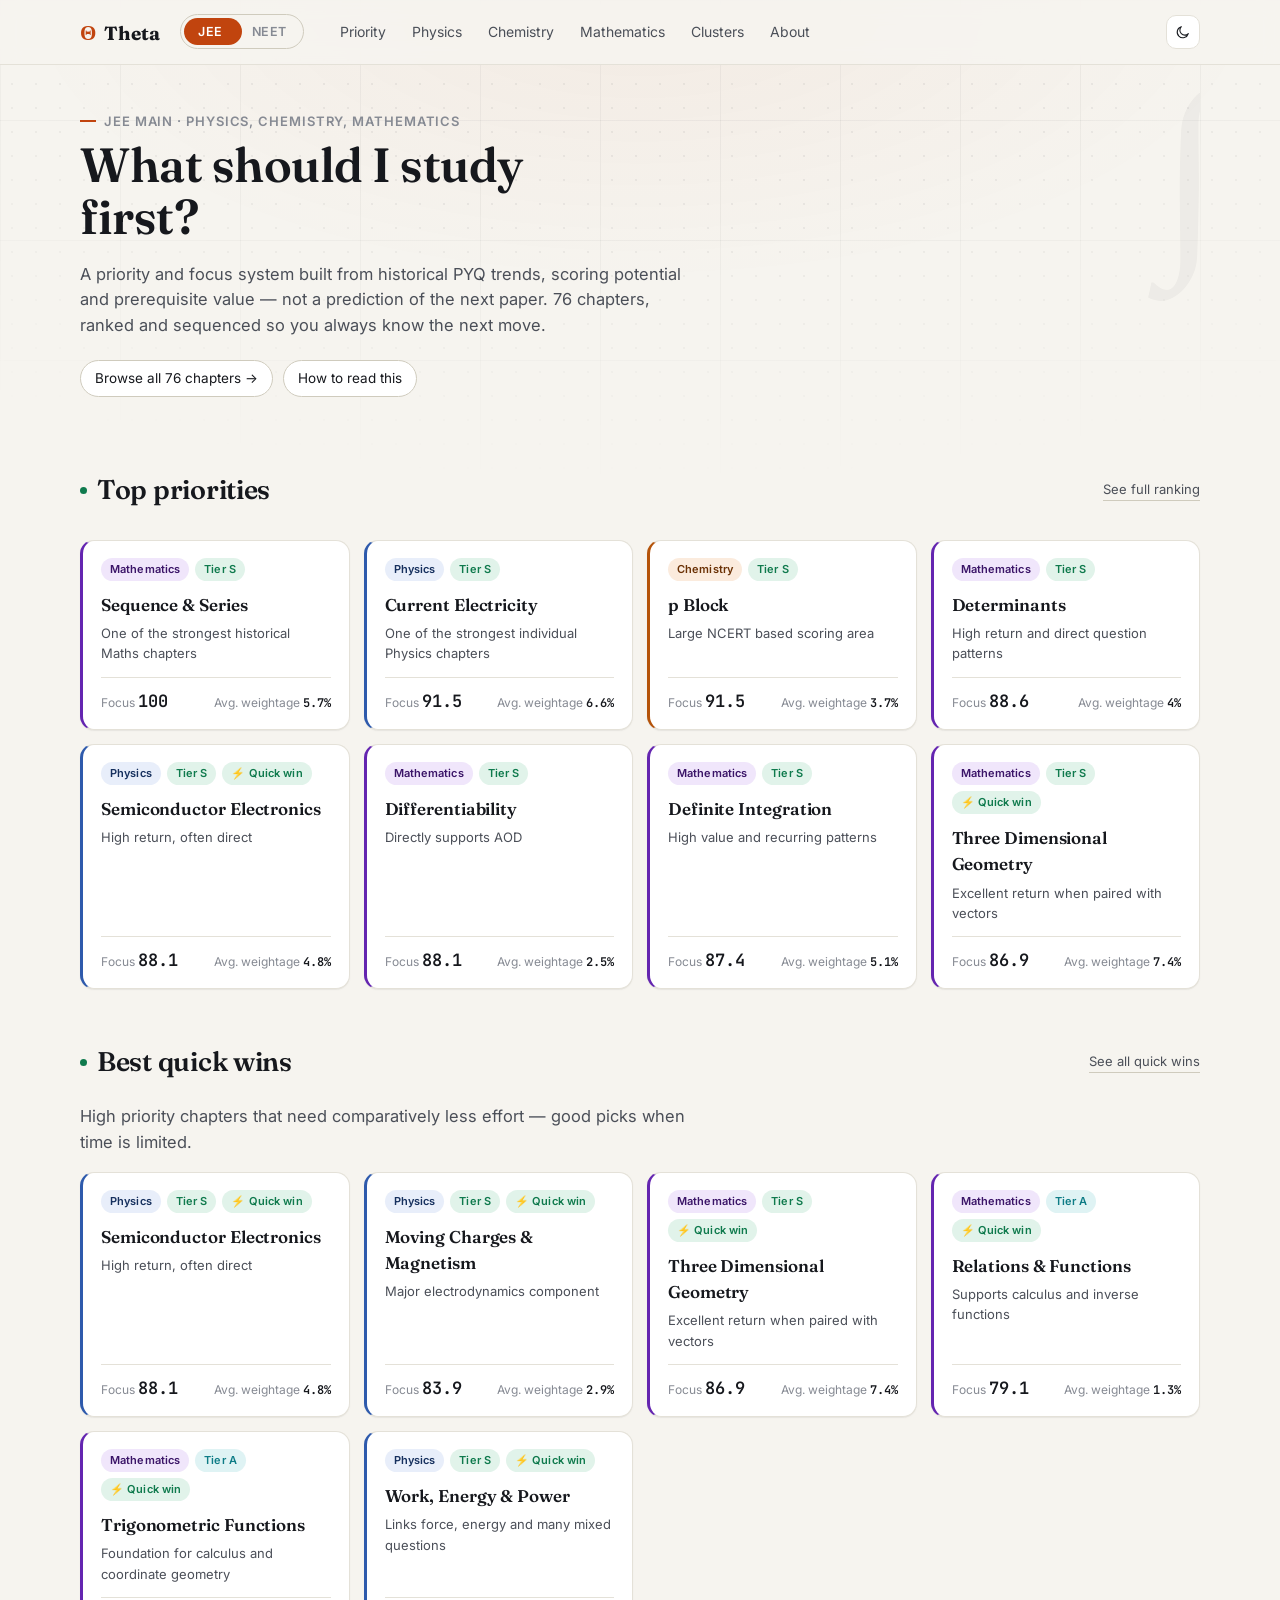
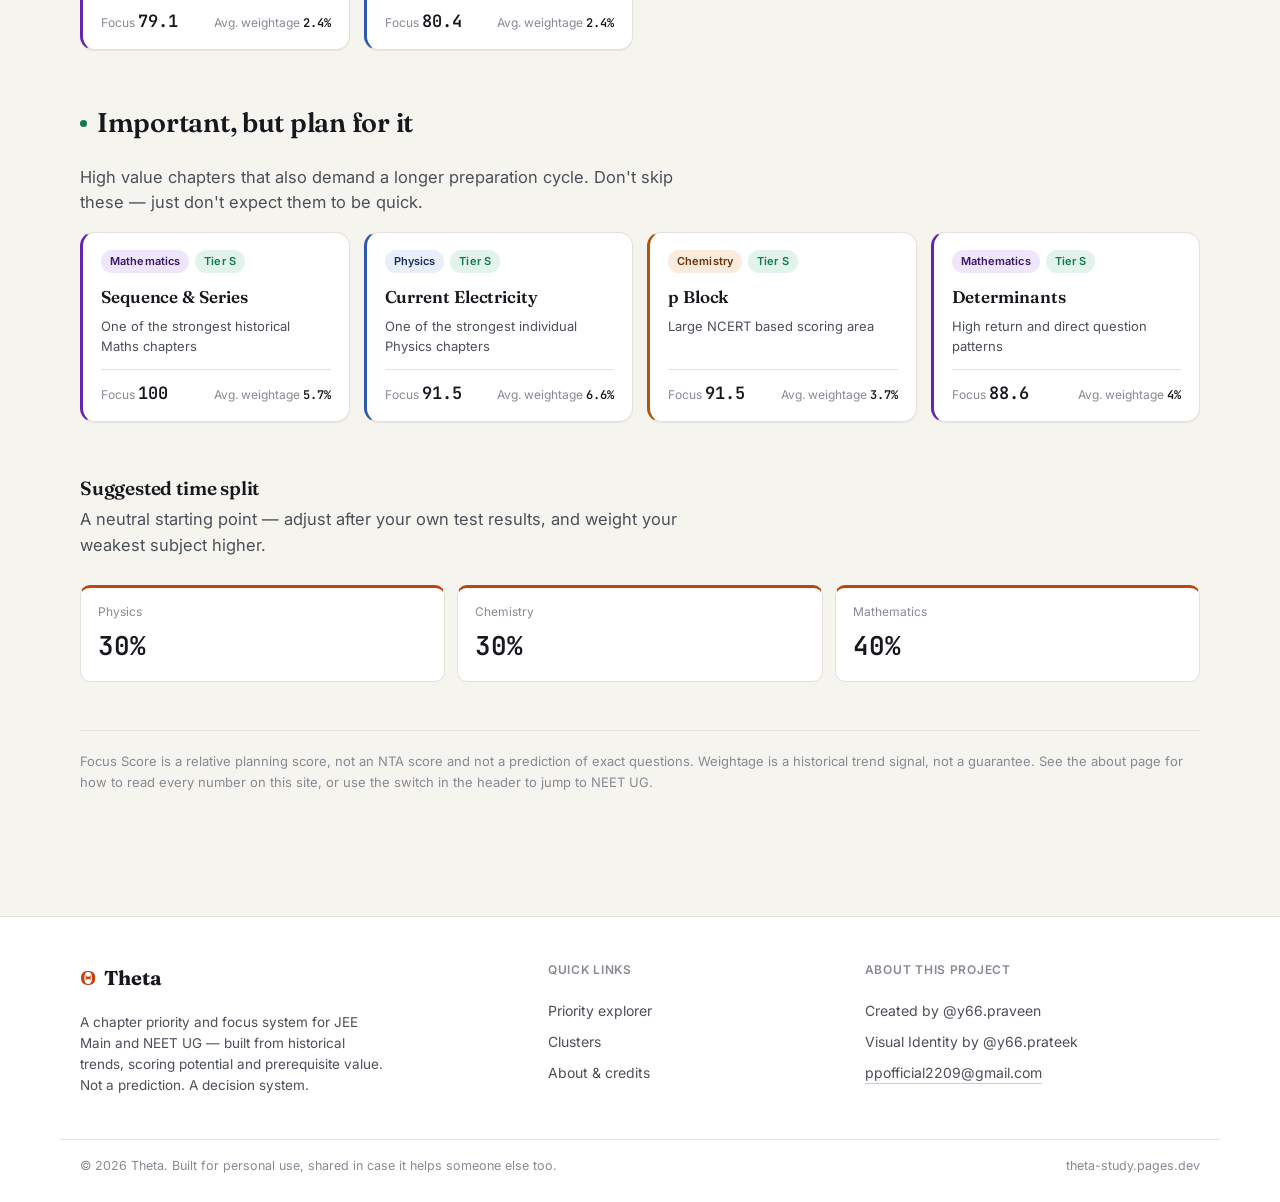
<file: index.html>
<!DOCTYPE html>
<html lang="en">
<head>
<meta charset="UTF-8">
<meta name="viewport" content="width=device-width, initial-scale=1.0">
<meta name="theme-color" content="#F6F4EF" media="(prefers-color-scheme: light)">
<meta name="theme-color" content="#14161B" media="(prefers-color-scheme: dark)">

<title>Theta — what should I study first?</title>
<meta name="description" content="Theta is a chapter priority and focus system for JEE Main and NEET UG, built from historical trends, scoring potential and prerequisite value. Not a prediction — a decision system.">
<link rel="canonical" id="canonicalLink" href="https://theta-study.pages.dev/">

<meta property="og:type" content="website">
<meta property="og:title" content="Theta — what should I study first?">
<meta property="og:description" content="A priority and focus system for JEE Main and NEET UG.">
<meta property="og:site_name" content="Theta">

<link rel="preconnect" href="https://fonts.googleapis.com">
<link rel="preconnect" href="https://fonts.gstatic.com" crossorigin>
<link href="https://fonts.googleapis.com/css2?family=Fraunces:wght@500;600;700&family=Inter:wght@400;500;600&family=JetBrains+Mono:wght@500;600&display=swap" rel="stylesheet">
<link rel="stylesheet" href="/style.css">
<!-- Favicons -->
<!-- Dynamic JEE / NEET Favicons -->
 <link rel="icon" href="/favicon.ico" sizes="48x48">
<link class="favicon-tag" rel="icon" type="image/x-icon" href="/icons/favicon-jee.ico" data-favicon="ico">
<link class="favicon-tag" rel="icon" type="image/png" sizes="32x32" href="/icons/favicon-jee-32x32.png" data-favicon="32">
<link class="favicon-tag" rel="icon" type="image/png" sizes="16x16" href="/icons/favicon-jee-16x16.png" data-favicon="16">
<link class="favicon-tag" rel="apple-touch-icon" sizes="180x180" href="/icons/apple-touch-icon-jee.png" data-favicon="apple">
<script>
(function () {
  try {
    var saved = localStorage.getItem("theta_theme");
    var theme = saved === "dark" || saved === "light" ? saved
      : (window.matchMedia && window.matchMedia("(prefers-color-scheme: dark)").matches ? "dark" : "light");
    if (theme === "dark") document.documentElement.setAttribute("data-theme", "dark");
  } catch (e) {}
})();
</script>
</head>
<body>

<div class="bg-texture" aria-hidden="true"></div>
<div class="exam-transition" id="examTransition" aria-hidden="true"><span class="spinner"></span></div>

<header class="site-header">
  <div class="header-inner">
    <a href="/" class="brand" data-link data-nav="home">
      <span class="brand-mark" aria-hidden="true">&Theta;</span> Theta
    </a>

    <div class="exam-switch" id="examSwitch" role="group" aria-label="Switch exam">
      <button type="button" class="exam-switch-opt" data-exam-opt="jee">JEE</button>
      <button type="button" class="exam-switch-opt" data-exam-opt="neet">NEET</button>
      <span class="exam-switch-thumb" aria-hidden="true"></span>
    </div>

    <nav class="main-nav" id="mainNav">
      <a data-link data-nav="priority">Priority</a>
      <a data-link data-nav="subjects"></a>
      <a data-link data-nav="clusters">Clusters</a>
      <a data-link data-nav="about">About</a>
    </nav>
    <button id="themeToggle" class="theme-toggle" type="button" aria-label="Toggle dark mode" title="Toggle dark mode">
      <svg width="16" height="16" viewBox="0 0 24 24" fill="none" xmlns="http://www.w3.org/2000/svg">
        <path d="M20 14.5A8.5 8.5 0 1 1 9.5 4a7 7 0 0 0 10.5 10.5Z" stroke="currentColor" stroke-width="1.6" stroke-linejoin="round"/>
      </svg>
    </button>
    <button id="menuToggle" class="menu-toggle" type="button" aria-label="Open menu" aria-controls="mobileNavPanel" aria-expanded="false">
      <svg class="icon-menu" width="18" height="18" viewBox="0 0 24 24" fill="none" xmlns="http://www.w3.org/2000/svg" aria-hidden="true">
        <path d="M4 7h16M4 12h16M4 17h16" stroke="currentColor" stroke-width="1.7" stroke-linecap="round"/>
      </svg>
      <svg class="icon-close" width="18" height="18" viewBox="0 0 24 24" fill="none" xmlns="http://www.w3.org/2000/svg" aria-hidden="true">
        <path d="M6 6l12 12M18 6L6 18" stroke="currentColor" stroke-width="1.7" stroke-linecap="round"/>
      </svg>
    </button>
  </div>
</header>

<div class="mobile-nav-backdrop" id="mobileNavBackdrop"></div>
<aside class="mobile-nav-panel" id="mobileNavPanel" aria-hidden="true">
  <div class="panel-head">
    <span class="brand"><span class="brand-mark" aria-hidden="true">&Theta;</span> Theta</span>
    <button id="mobileNavClose" class="menu-toggle" type="button" aria-label="Close menu">
      <svg width="18" height="18" viewBox="0 0 24 24" fill="none" xmlns="http://www.w3.org/2000/svg" aria-hidden="true">
        <path d="M6 6l12 12M18 6L6 18" stroke="currentColor" stroke-width="1.7" stroke-linecap="round"/>
      </svg>
    </button>
  </div>
  <div class="exam-switch exam-switch-mobile" id="examSwitchMobile" role="group" aria-label="Switch exam">
    <button type="button" class="exam-switch-opt" data-exam-opt="jee">JEE</button>
    <button type="button" class="exam-switch-opt" data-exam-opt="neet">NEET</button>
    <span class="exam-switch-thumb" aria-hidden="true"></span>
  </div>
  <nav class="inner" id="mobileNavInner">
    <a data-link data-nav="priority">Priority</a>
    <a data-link data-nav="subjects"></a>
    <a data-link data-nav="clusters">Clusters</a>
    <a data-link data-nav="about">About</a>
  </nav>
</aside>

<main class="page" id="pageArea">
  <!-- Views render here -->
</main>

<footer class="site-footer-full">
  <div class="footer-inner">
    <div class="footer-col footer-brand-col">
      <div class="brand" style="font-size:20px;"><span class="brand-mark" aria-hidden="true">&Theta;</span> Theta</div>
      <p class="footer-tagline">A chapter priority and focus system for JEE Main and NEET UG — built from historical
      trends, scoring potential and prerequisite value. Not a prediction. A decision system.</p>
    </div>
    <div class="footer-col">
      <h4>Quick links</h4>
      <a data-link data-nav="priority">Priority explorer</a>
      <a data-link data-nav="clusters">Clusters</a>
      <a data-link data-nav="about">About &amp; credits</a>
    </div>
    <div class="footer-col">
      <h4>About this project</h4>
      <a href="https://www.instagram.com/y66.praveen/" target="_blank" rel="noopener">
        Created by @y66.praveen
      </a>
      <a href="https://www.instagram.com/y66.prateek/" target="_blank" rel="noopener">
        Visual Identity by @y66.prateek
      </a>
      <a href="mailto:ppofficial2209@gmail.com" class="footer-text footer-email">ppofficial2209@gmail.com</a>

    </div>
  </div>
  <div class="footer-bottom">
    <span>&copy; 2026 Theta. Built for personal use, shared in case it helps someone else too.</span>
    <span>theta-study.pages.dev</span>
  </div>
</footer>

<script src="/data.js"></script>
<script src="/data_neet.js"></script>
<script src="/seo.js"></script>
<script src="/script.js"></script>
<!-- Cloudflare Web Analytics -->
<script type='module' src='https://static.cloudflareinsights.com/beacon.min.js' data-cf-beacon='{"token": "23d403ee5d004be398100b6c0a69d49a"}'></script>
<!-- End Cloudflare Web Analytics -->
</body>
</html>
</file>
<file: style.css>
/* ===========================================================================
   JEE Focus — design tokens & global styles
   Palette unchanged: warm paper, dark ink, three subject hues, four tier hues.
   This pass adds depth/hierarchy on top of that palette — no new hues added.
   =========================================================================== */

:root {
  --paper: #F6F4EF;
  --paper-raised: #FFFFFF;
  --ink: #16181D;
  --ink-soft: #4B4F58;
  --ink-mute: #868A93;
  --line: #E4E1D8;
  --line-strong: #CFCBBD;

  --physics: #2E5AAC;
  --physics-bg: #E8EEFA;
  --physics-ink: #16305E;

  --chemistry: #B4530A;
  --chemistry-bg: #FBEBDD;
  --chemistry-ink: #6B3105;

  --maths: #6425B0;
  --maths-bg: #F0E6FB;
  --maths-ink: #3B1568;

  --tier-s: #0F7A4D;
  --tier-s-bg: #E1F3EA;
  --tier-a: #0E7C86;
  --tier-a-bg: #DFF3F4;
  --tier-b: #B07A0A;
  --tier-b-bg: #FBEFD8;
  --tier-c: #6B6F78;
  --tier-c-bg: #EBEAE5;

  --accent-line: #D97706;
  --accent-line-jee: #C1440E;
  --accent-line-neet: #2454C7;

  --botany: #3F7D3B;
  --botany-bg: #E6F0E3;
  --botany-ink: #24491F;
  --zoology: #1F7A72;
  --zoology-bg: #E1F1EF;
  --zoology-ink: #0F433E;

  --dot-color: rgba(22, 24, 29, 0.06);
  --grid-line: rgba(22, 24, 29, 0.045);

  --radius: 10px;
  --radius-lg: 14px;
  --font-display: "Fraunces", Georgia, serif;
  --font-body: "Inter", -apple-system, sans-serif;
  --font-mono: "JetBrains Mono", monospace;

  --shadow-card: 0 1px 2px rgba(20,18,10,0.04), 0 1px 0 rgba(20,18,10,0.03);
  --shadow-hover: 0 10px 24px rgba(20,18,10,0.10);
}

[data-theme="dark"] {
  --paper: #14161B;
  --paper-raised: #1C1F26;
  --ink: #EDEBE3;
  --ink-soft: #B7B9BF;
  --ink-mute: #7C7F87;
  --line: #2A2D34;
  --line-strong: #3A3E47;

  --physics-bg: #1B2740;
  --physics-ink: #A9C2F0;
  --chemistry-bg: #3A2410;
  --chemistry-ink: #F3B980;
  --maths-bg: #2A1B42;
  --maths-ink: #D2AEF2;

  --tier-s-bg: #113526;
  --tier-a-bg: #103135;
  --tier-b-bg: #362A0E;
  --tier-c-bg: #2A2B2E;

  --botany-bg: #16321A;
  --botany-ink: #8FCB84;
  --zoology-bg: #123330;
  --zoology-ink: #7FD6CD;

  --dot-color: rgba(237, 235, 227, 0.055);
  --grid-line: rgba(237, 235, 227, 0.035);

  --shadow-card: 0 1px 2px rgba(0,0,0,0.3);
  --shadow-hover: 0 14px 30px rgba(0,0,0,0.45);
}

[data-exam="jee"] { --accent-line: var(--accent-line-jee); --exam-wash: rgba(193, 68, 14, 0.05); }
[data-exam="neet"] { --accent-line: var(--accent-line-neet); --exam-wash: rgba(36, 84, 199, 0.05); }
[data-theme="dark"][data-exam="jee"] { --exam-wash: rgba(216, 96, 48, 0.07); }
[data-theme="dark"][data-exam="neet"] { --exam-wash: rgba(90, 140, 235, 0.08); }

* { box-sizing: border-box; }
html { scroll-behavior: smooth; }
@media (prefers-reduced-motion: reduce) {
  html { scroll-behavior: auto; }
  *, *::before, *::after {
    animation-duration: 0.001ms !important;
    transition-duration: 0.001ms !important;
  }
}

body {
  margin: 0;
  background: var(--paper);
  color: var(--ink);
  font-family: var(--font-body);
  font-size: 16px;
  line-height: 1.55;
  -webkit-font-smoothing: antialiased;
  position: relative;
}

/* ---------------------------------------------------------------------
   Background texture — fine dot grid + a faint coordinate line pair.
   Fixed, decorative, never intercepts clicks, identical structure in
   both themes (only --dot-color / --grid-line swap).
   --------------------------------------------------------------------- */
.bg-texture {
  position: fixed;
  inset: 0;
  z-index: -1;
  pointer-events: none;
  background-image:
    radial-gradient(ellipse 70% 45% at 50% 0%, var(--exam-wash), transparent 70%),
    radial-gradient(circle, var(--dot-color) 1px, transparent 1px),
    linear-gradient(var(--grid-line) 1px, transparent 1px),
    linear-gradient(90deg, var(--grid-line) 1px, transparent 1px);
  background-size: 100% 100%, 24px 24px, 120px 120px, 120px 120px;
  background-position: 0 0, 0 0, 0 0, 0 0;
  mask-image: radial-gradient(ellipse 100% 60% at 50% 0%, black 40%, transparent 90%);
  transition: background-image .3s ease;
}

a { color: inherit; text-decoration: none; }
button, input, select { font-family: inherit; font-size: inherit; color: inherit; }

h1, h2, h3, h4 {
  font-family: var(--font-display);
  font-weight: 600;
  margin: 0 0 0.4em;
  letter-spacing: -0.01em;
}
h1 { font-size: clamp(32px, 5vw, 48px); line-height: 1.08; }
h2 { font-size: clamp(21px, 2.8vw, 27px); }
h3 { font-size: 18px; }
p { margin: 0 0 1em; color: var(--ink-soft); }

.num { font-family: var(--font-mono); font-variant-numeric: tabular-nums; }

:focus-visible { outline: 2px solid var(--accent-line); outline-offset: 2px; }

/* ---------------------------------------------------------------------
   Header / nav
   --------------------------------------------------------------------- */
.site-header {
  position: sticky;
  top: 0;
  z-index: 40;
  background: color-mix(in srgb, var(--paper) 88%, transparent);
  backdrop-filter: blur(10px);
  border-bottom: 1px solid var(--line);
}
.header-inner {
  max-width: 1160px;
  margin: 0 auto;
  padding: 14px 20px;
  display: flex;
  align-items: center;
  gap: 20px;
}
.brand {
  font-family: var(--font-display);
  font-weight: 700;
  font-size: 19px;
  display: flex;
  align-items: baseline;
  gap: 8px;
  white-space: nowrap;
}
.brand .brand-mark {
  color: var(--accent-line);
  font-family: var(--font-display);
  font-size: 21px;
  transition: color .25s ease;
}

.main-nav {
  display: flex;
  gap: 2px;
  margin-left: 4px;
}
.main-nav a {
  position: relative;
  padding: 7px 12px;
  border-radius: var(--radius);
  font-size: 14px;
  color: var(--ink-soft);
  transition: color .15s;
}
.main-nav a::after {
  content: "";
  position: absolute;
  left: 12px;
  right: 12px;
  bottom: 3px;
  height: 2px;
  background: var(--accent-line);
  transform: scaleX(0);
  transform-origin: left;
  transition: transform .18s ease;
}
.main-nav a:hover { color: var(--ink); }
.main-nav a:hover::after, .main-nav a.active::after { transform: scaleX(1); }
.main-nav a.active { color: var(--ink); font-weight: 600; }

.theme-toggle, .menu-toggle {
  border: 1px solid var(--line);
  background: var(--paper-raised);
  border-radius: var(--radius);
  width: 34px;
  height: 34px;
  display: flex;
  align-items: center;
  justify-content: center;
  cursor: pointer;
  flex: none;
}
.theme-toggle { margin-left: auto; }
@media (max-width: 760px) {
  .theme-toggle { margin-left: 0; }
}
.menu-toggle { display: none; }
.menu-toggle .icon-close { display: none; }
.menu-toggle[aria-expanded="true"] .icon-menu { display: none; }
.menu-toggle[aria-expanded="true"] .icon-close { display: block; }

/* Slide-in drawer (right side) + backdrop, replacing the old dropdown. */
.mobile-nav-backdrop {
  position: fixed;
  inset: 0;
  background: rgba(12, 11, 8, 0.45);
  opacity: 0;
  pointer-events: none;
  transition: opacity .22s ease;
  z-index: 55;
}
.mobile-nav-backdrop.open { opacity: 1; pointer-events: auto; }

.mobile-nav-panel {
  display: none;
  position: fixed;
  top: 0;
  right: 0;
  height: 100vh;
  width: min(78vw, 300px);
  background: var(--paper-raised);
  border-left: 1px solid var(--line);
  box-shadow: -14px 0 34px rgba(0, 0, 0, 0.18);
  transform: translateX(100%);
  transition: transform .28s ease;
  z-index: 60;
  flex-direction: column;
}
.mobile-nav-panel.open { transform: translateX(0); }
.mobile-nav-panel .panel-head {
  display: flex;
  align-items: center;
  justify-content: space-between;
  padding: 16px 18px;
  border-bottom: 1px solid var(--line);
  flex: none;
}
.mobile-nav-panel .panel-head .brand { font-size: 17px; }
.mobile-nav-panel .inner {
  padding: 10px;
  display: flex;
  flex-direction: column;
  gap: 2px;
  overflow-y: auto;
}
.mobile-nav-panel a {
  padding: 14px 14px;
  font-size: 15.5px;
  color: var(--ink-soft);
  border-radius: var(--radius);
  transition: background .15s, color .15s;
}
.mobile-nav-panel a:hover { background: var(--paper); color: var(--ink); }
.mobile-nav-panel a.active { background: var(--paper); color: var(--ink); font-weight: 600; }

@media (max-width: 760px) {
  .main-nav { display: none; }
  .menu-toggle { display: flex; }
  .mobile-nav-panel { display: flex; }
  .header-inner > .exam-switch { display: none; }
}

/* ---------------------------------------------------------------------
   Layout
   --------------------------------------------------------------------- */
.page { max-width: 1160px; margin: 0 auto; padding: 28px 20px 84px; }
.page-enter { animation: pageIn .3s ease both; }
@keyframes pageIn { from { opacity: 0; transform: translateY(6px); } to { opacity: 1; transform: none; } }

.eyebrow {
  font-size: 13px;
  color: var(--ink-mute);
  text-transform: uppercase;
  letter-spacing: .07em;
  font-weight: 600;
  margin-bottom: 8px;
  display: flex;
  align-items: center;
  gap: 8px;
}
.eyebrow::before {
  content: "";
  width: 16px;
  height: 2px;
  background: var(--accent-line);
  display: inline-block;
}
.lede { font-size: 16.5px; color: var(--ink-soft); max-width: 620px; }

.section { margin-top: 52px; }
.section-head {
  display: flex;
  align-items: baseline;
  justify-content: space-between;
  gap: 12px;
  margin-bottom: 18px;
}
.section-head h2 { display: flex; align-items: center; gap: 10px; }
.section-head h2::before {
  content: "";
  width: 7px;
  height: 7px;
  border-radius: 50%;
  background: var(--tier-s);
  display: inline-block;
}
.section-head .see-all {
  font-size: 13px;
  color: var(--ink-soft);
  border-bottom: 1px solid var(--line-strong);
  padding-bottom: 1px;
  white-space: nowrap;
}
.section-head .see-all:hover { color: var(--ink); border-color: var(--ink); }

/* ---------------------------------------------------------------------
   Hero
   --------------------------------------------------------------------- */
.page-hero {
  position: relative;
  padding: 18px 0 20px;
  overflow: hidden;
}
.page-hero .glyph {
  position: absolute;
  font-family: var(--font-display);
  font-size: 220px;
  line-height: 1;
  color: var(--ink);
  opacity: .035;
  top: -40px;
  right: -20px;
  pointer-events: none;
  user-select: none;
}
.page-hero h1 { max-width: 15ch; }
.page-hero .lede { margin-top: 14px; }
.hero-actions { display: flex; gap: 10px; margin-top: 22px; flex-wrap: wrap; }

/* ---------------------------------------------------------------------
   Badges (subject / tier / effort)
   --------------------------------------------------------------------- */
.badge {
  display: inline-flex;
  align-items: center;
  gap: 4px;
  font-size: 11px;
  font-weight: 600;
  padding: 3px 9px;
  border-radius: 20px;
  letter-spacing: .01em;
  white-space: nowrap;
}
.badge-physics { background: var(--physics-bg); color: var(--physics-ink); }
.badge-chemistry { background: var(--chemistry-bg); color: var(--chemistry-ink); }
.badge-maths { background: var(--maths-bg); color: var(--maths-ink); }
.badge-tier-s { background: var(--tier-s-bg); color: var(--tier-s); }
.badge-tier-a { background: var(--tier-a-bg); color: var(--tier-a); }
.badge-tier-b { background: var(--tier-b-bg); color: var(--tier-b); }
.badge-tier-c { background: var(--tier-c-bg); color: var(--tier-c); }
.badge-quickwin { background: var(--tier-s-bg); color: var(--tier-s); }
.badge-outline { background: transparent; border: 1px solid var(--line-strong); color: var(--ink-soft); }

/* ---------------------------------------------------------------------
   Chapter cards
   --------------------------------------------------------------------- */
.card-grid { display: grid; grid-template-columns: repeat(auto-fill, minmax(252px, 1fr)); gap: 14px; }

.chapter-card {
  --subj-color: var(--ink-mute);
  background: var(--paper-raised);
  border: 1px solid var(--line);
  border-left: 3px solid var(--subj-color);
  border-radius: var(--radius-lg);
  padding: 17px 18px 15px;
  box-shadow: var(--shadow-card);
  transition: transform .16s ease, box-shadow .16s ease, border-color .16s ease;
  display: flex;
  flex-direction: column;
  height: 100%;
}
.chapter-card.subj-physics { --subj-color: var(--physics); }
.chapter-card.subj-chemistry { --subj-color: var(--chemistry); }
.chapter-card.subj-maths { --subj-color: var(--maths); }

.chapter-card:hover {
  transform: translateY(-3px);
  box-shadow: var(--shadow-hover);
  border-color: var(--line-strong);
}
.chapter-card .row-top {
  display: flex;
  flex-wrap: wrap;
  align-items: center;
  gap: 6px;
  margin-bottom: 11px;
}
.chapter-card h3 { font-size: 17px; margin: 0 0 5px; letter-spacing: -0.005em; }
.chapter-card .why {
  font-size: 13px;
  color: var(--ink-soft);
  margin: 0 0 13px;
  display: -webkit-box;
  -webkit-line-clamp: 2;
  line-clamp: 2; /* standard property for compatibility */
  -webkit-box-orient: vertical;
  overflow: hidden;
}
.chapter-card .stat-row {
  display: flex;
  justify-content: space-between;
  align-items: baseline;
  font-size: 12px;
  color: var(--ink-mute);
  border-top: 1px solid var(--line);
  padding-top: 10px;
  margin-top: auto;
}
.chapter-card .stat-row .stat-primary .num { font-size: 17px; color: var(--ink); font-weight: 600; }
.chapter-card .stat-row b { color: var(--ink); font-weight: 600; font-family: var(--font-mono); }

/* ---------------------------------------------------------------------
   Filter bar
   --------------------------------------------------------------------- */
.controls-panel {
  background: var(--paper-raised);
  border: 1px solid var(--line);
  border-radius: var(--radius-lg);
  padding: 14px 16px;
  margin-bottom: 18px;
  box-shadow: var(--shadow-card);
}
.filter-bar { display: flex; flex-wrap: wrap; gap: 8px; align-items: center; }
.filter-bar + .filter-bar { margin-top: 10px; padding-top: 10px; border-top: 1px solid var(--line); }
.filter-group-label {
  font-size: 11px;
  text-transform: uppercase;
  letter-spacing: .05em;
  color: var(--ink-mute);
  margin-right: 2px;
}
.filter-chip {
  font-size: 13px;
  padding: 6px 12px;
  border-radius: 20px;
  border: 1px solid var(--line-strong);
  background: var(--paper);
  color: var(--ink-soft);
  cursor: pointer;
  transition: transform .12s ease, background .15s, color .15s, border-color .15s;
}
.filter-chip:hover { border-color: var(--ink-soft); transform: translateY(-1px); }
.filter-chip.active { background: var(--ink); color: var(--paper); border-color: var(--ink); }
.filter-divider { width: 1px; height: 18px; background: var(--line-strong); margin: 0 2px; }
.sort-row { font-size: 13px; color: var(--ink-mute); gap: 14px; }
.sort-row a.active-sort { font-weight: 600; color: var(--ink); }
.result-count { font-size: 13px; color: var(--ink-mute); margin-bottom: 12px; }

/* ---------------------------------------------------------------------
   Priority list (ranking)
   --------------------------------------------------------------------- */
.priority-list { display: flex; flex-direction: column; gap: 7px; }
.priority-row {
  display: grid;
  grid-template-columns: 44px 1fr 90px 74px;
  align-items: center;
  gap: 14px;
  padding: 13px 16px;
  background: var(--paper-raised);
  border: 1px solid var(--line);
  border-radius: var(--radius);
  transition: border-color .15s, transform .15s, box-shadow .15s;
}
.priority-row:hover { border-color: var(--line-strong); transform: translateX(3px); box-shadow: var(--shadow-card); }
.priority-row .rank {
  color: var(--ink-mute);
  font-family: var(--font-mono);
  font-size: 15px;
  text-align: center;
}
.priority-row.top-rank .rank {
  color: var(--paper);
  background: var(--tier-s);
  border-radius: 50%;
  width: 30px;
  height: 30px;
  display: flex;
  align-items: center;
  justify-content: center;
  font-weight: 700;
  font-size: 13px;
}
.priority-row .chap { display: flex; align-items: center; gap: 8px; flex-wrap: wrap; }
.priority-row .chap-name { font-weight: 600; font-size: 14.5px; }
.priority-row .metric { text-align: right; font-family: var(--font-mono); font-size: 14.5px; }
.priority-row .metric-label {
  display: block;
  font-size: 10px;
  color: var(--ink-mute);
  font-family: var(--font-body);
  text-transform: uppercase;
  letter-spacing: .04em;
}

@media (max-width: 720px) {
  .priority-row { grid-template-columns: 34px 1fr; row-gap: 8px; }
  .priority-row .metric { text-align: left; }
  .priority-row .metrics-wrap { grid-column: 1 / -1; display: flex; gap: 22px; }
}

/* ---------------------------------------------------------------------
   Chapter detail
   --------------------------------------------------------------------- */
.detail-head { display: flex; flex-wrap: wrap; gap: 8px; align-items: center; margin-bottom: 12px; }

.stat-cards { display: grid; grid-template-columns: repeat(auto-fit, minmax(140px, 1fr)); gap: 12px; margin: 26px 0; }
.stat-card {
  background: var(--paper-raised);
  border: 1px solid var(--line);
  border-top: 3px solid var(--accent-line);
  border-radius: var(--radius);
  padding: 15px 17px;
}
.stat-card .label { font-size: 12px; color: var(--ink-mute); margin-bottom: 5px; }
.stat-card .value { font-family: var(--font-mono); font-size: 26px; font-weight: 600; }

.stat-strip {
  display: flex;
  flex-wrap: wrap;
  gap: 24px;
  padding: 14px 0;
  border-top: 1px solid var(--line);
  border-bottom: 1px solid var(--line);
  margin: 20px 0;
}
.stat-strip .item { display: flex; flex-direction: column; gap: 2px; }
.stat-strip .item .label { font-size: 12px; color: var(--ink-mute); }
.stat-strip .item .value { font-family: var(--font-mono); font-size: 17px; font-weight: 600; color: var(--ink); }

.detail-section { margin-top: 34px; }
.detail-section h2 { font-size: 19px; }
.kv-list { display: grid; grid-template-columns: 160px 1fr; gap: 9px 16px; font-size: 14.5px; }
.kv-list dt { color: var(--ink-mute); }
.kv-list dd { margin: 0; }
.pill-links { display: flex; flex-wrap: wrap; gap: 8px; }
.pill-link {
  padding: 7px 14px;
  border-radius: 20px;
  border: 1px solid var(--line-strong);
  font-size: 13.5px;
  background: var(--paper-raised);
  transition: border-color .15s, transform .15s;
}
.pill-link:hover { border-color: var(--ink-soft); transform: translateY(-1px); }
.callout {
  background: var(--paper-raised);
  border-left: 3px solid var(--accent-line);
  border-radius: 0 var(--radius) var(--radius) 0;
  padding: 13px 17px;
  font-size: 14px;
  color: var(--ink-soft);
}

/* ---------------------------------------------------------------------
   Cluster sequence
   --------------------------------------------------------------------- */
.cluster-card {
  background: var(--paper-raised);
  border: 1px solid var(--line);
  border-radius: var(--radius-lg);
  padding: 19px 21px;
  box-shadow: var(--shadow-card);
  margin-bottom: 14px;
  transition: transform .15s, box-shadow .15s;
}
.cluster-card:hover { transform: translateY(-2px); box-shadow: var(--shadow-hover); }
.cluster-seq { display: flex; flex-wrap: wrap; align-items: center; gap: 6px; margin: 11px 0; font-size: 14px; }
.cluster-seq .step { padding: 5px 11px; background: var(--paper); border: 1px solid var(--line); border-radius: 20px; }
.cluster-seq .arrow { color: var(--ink-mute); }
.cluster-meta { display: grid; grid-template-columns: repeat(auto-fit, minmax(170px,1fr)); gap: 12px; margin-top: 14px; font-size: 13px; }
.cluster-meta div span { display: block; color: var(--ink-mute); font-size: 11px; text-transform: uppercase; letter-spacing: .04em; margin-bottom: 3px; }

/* ---------------------------------------------------------------------
   About Page Custom Stylings
   --------------------------------------------------------------------- */
.formula-container {
  margin: 22px 0;
}
.formula-box {
  background: var(--paper-raised);
  border: 1px solid var(--line-strong);
  border-left: 4px solid var(--accent-line);
  padding: 20px;
  border-radius: var(--radius);
  font-family: var(--font-mono);
  font-size: clamp(13px, 1.8vw, 15px);
  color: var(--ink);
  box-shadow: var(--shadow-card);
  text-align: center;
  margin-bottom: 20px;
}
.methodology-list {
  display: flex;
  flex-direction: column;
  gap: 14px;
  margin: 24px 0;
  padding: 0;
  list-style: none;
}
.methodology-item {
  display: flex;
  align-items: flex-start;
  gap: 14px;
  font-size: 15px;
  color: var(--ink-soft);
}
.methodology-icon {
  background: var(--exam-wash);
  color: var(--accent-line);
  width: 26px;
  height: 26px;
  border-radius: 50%;
  display: flex;
  align-items: center;
  justify-content: center;
  font-size: 12px;
  font-weight: 700;
  flex: none;
  margin-top: 1px;
}
.tier-matrix {
  display: grid;
  grid-template-columns: repeat(auto-fit, minmax(220px, 1fr));
  gap: 14px;
  margin-top: 20px;
}
.tier-matrix-card {
  background: var(--paper-raised);
  border: 1px solid var(--line);
  border-radius: var(--radius);
  padding: 18px;
  box-shadow: var(--shadow-card);
  transition: transform 0.15s, box-shadow 0.15s;
}
.tier-matrix-card:hover {
  transform: translateY(-2px);
  box-shadow: var(--shadow-hover);
}
.tier-matrix-card.tier-s { border-top: 3px solid var(--tier-s); }
.tier-matrix-card.tier-a { border-top: 3px solid var(--tier-a); }
.tier-matrix-card.tier-b { border-top: 3px solid var(--tier-b); }
.tier-matrix-card.tier-c { border-top: 3px solid var(--tier-c); }

.tier-matrix-header {
  display: flex;
  justify-content: space-between;
  align-items: center;
  margin-bottom: 10px;
}
.tier-matrix-title {
  font-weight: 700;
  font-size: 15px;
  color: var(--ink);
}
.tier-matrix-range {
  font-family: var(--font-mono);
  font-size: 11px;
  color: var(--ink-mute);
  background: var(--paper);
  padding: 2px 6px;
  border-radius: 4px;
}
.tier-matrix-desc {
  font-size: 13px;
  color: var(--ink-soft);
  margin: 0;
  line-height: 1.45;
}
.credits-links-list {
  padding-left: 0;
  list-style: none;
  display: flex;
  flex-direction: column;
  gap: 8px;
}
.credits-links-list li {
  font-size: 14.5px;
}
.credits-links-list a, .detail-section a {
  color: var(--accent-line);
  text-decoration: underline;
  text-underline-offset: 3px;
  transition: color 0.15s, text-decoration-color 0.15s;
}
.credits-links-list a:hover, .detail-section a:hover {
  color: var(--ink);
  text-decoration-color: var(--ink);
}

/* ---------------------------------------------------------------------
   Misc
   --------------------------------------------------------------------- */
.disclaimer-strip {
  border-top: 1px solid var(--line);
  padding: 20px 0 0;
  font-size: 13px;
  color: var(--ink-mute);
  margin-top: 48px;
}
.site-footer-full {
  border-top: 1px solid var(--line);
  background: var(--paper-raised);
  margin-top: 40px;
}
.footer-inner {
  max-width: 1160px;
  margin: 0 auto;
  padding: 44px 20px 30px;
  display: grid;
  grid-template-columns: 1.3fr 0.85fr 1fr;
  gap: 32px;
}
.footer-brand-col .footer-tagline { font-size: 13.5px; max-width: 34ch; margin-top: 10px; }
.footer-col h4 {
  font-family: var(--font-body);
  font-size: 12px;
  text-transform: uppercase;
  letter-spacing: .06em;
  color: var(--ink-mute);
  margin: 0 0 12px;
  font-weight: 600;
}
.footer-col { display: flex; flex-direction: column; gap: 9px; }
.footer-col a, .footer-text {
  font-size: 14px;
  color: var(--ink-soft);
}
.footer-col a:hover { color: var(--ink); }
.footer-email { border-bottom: 1px solid var(--line-strong); width: fit-content; }
.footer-quip { font-size: 13px; color: var(--ink-mute); margin-top: 4px; font-style: italic; }
.footer-bottom {
  max-width: 1160px;
  margin: 0 auto;
  padding: 16px 20px 26px;
  border-top: 1px solid var(--line);
  display: flex;
  justify-content: space-between;
  gap: 12px;
  flex-wrap: wrap;
  font-size: 12.5px;
  color: var(--ink-mute);
}
@media (max-width: 720px) {
  .footer-inner { grid-template-columns: 1fr; gap: 26px; padding: 36px 20px 24px; }
}

.subject-tabs { display: flex; gap: 8px; margin-bottom: 26px; }
.subject-tab { padding: 8px 16px; border-radius: 20px; border: 1px solid var(--line-strong); font-size: 14px; font-weight: 600; transition: transform .12s; }
.subject-tab:hover { transform: translateY(-1px); }
.subject-tab.active.tab-physics { background: var(--physics-bg); color: var(--physics-ink); border-color: transparent; }
.subject-tab.active.tab-chemistry { background: var(--chemistry-bg); color: var(--chemistry-ink); border-color: transparent; }
.subject-tab.active.tab-maths { background: var(--maths-bg); color: var(--maths-ink); border-color: transparent; }
.subject-tab.active.tab-botany { background: var(--botany-bg); color: var(--botany-ink); border-color: transparent; }
.subject-tab.active.tab-zoology { background: var(--zoology-bg); color: var(--zoology-ink); border-color: transparent; }

.badge-botany { background: var(--botany-bg); color: var(--botany-ink); }
.badge-zoology { background: var(--zoology-bg); color: var(--zoology-ink); }
.chapter-card.subj-botany { --subj-color: var(--botany); }
.chapter-card.subj-zoology { --subj-color: var(--zoology); }

/* ---------------------------------------------------------------------
   Exam switcher — segmented pill with a sliding thumb.
   --------------------------------------------------------------------- */
.exam-switch {
  position: relative;
  display: inline-flex;
  background: var(--paper);
  border: 1px solid var(--line-strong);
  border-radius: 20px;
  padding: 3px;
  gap: 2px;
}
.exam-switch-opt {
  position: relative;
  z-index: 2;
  border: none;
  background: transparent;
  padding: 6px 14px;
  font-size: 12.5px;
  font-weight: 600;
  letter-spacing: .02em;
  color: var(--ink-mute);
  cursor: pointer;
  border-radius: 16px;
  transition: color .2s ease;
}
.exam-switch-opt.active { color: #FFFFFF; }
.exam-switch-thumb {
  position: absolute;
  top: 3px;
  left: 3px;
  width: calc(50% - 3px);
  height: calc(100% - 6px);
  background: var(--accent-line-jee);
  border-radius: 16px;
  transition: transform .26s cubic-bezier(.4,0,.2,1), background .26s ease;
  z-index: 1;
}
.exam-switch.is-neet .exam-switch-thumb { transform: translateX(100%); background: var(--accent-line-neet); }
.exam-switch-mobile { margin: 14px 10px 4px; align-self: flex-start; }

/* ---------------------------------------------------------------------
   Exam-switch transition overlay — a brief, deliberate pause
   --------------------------------------------------------------------- */
.exam-transition {
  position: fixed;
  inset: 0;
  z-index: 90;
  display: flex;
  align-items: center;
  justify-content: center;
  background: color-mix(in srgb, var(--paper) 88%, transparent);
  backdrop-filter: blur(3px);
  opacity: 0;
  pointer-events: none;
  transition: opacity .18s ease;
}
.exam-transition.active { opacity: 1; pointer-events: auto; }
.exam-transition .spinner {
  width: 30px;
  height: 30px;
  border-radius: 50%;
  border: 2.5px solid var(--line-strong);
  border-top-color: var(--accent-line);
  animation: spin .7s linear infinite;
}
@keyframes spin { to { transform: rotate(360deg); } }

.reveal { opacity: 0; transform: translateY(10px); transition: opacity .5s ease, transform .5s ease; }
.reveal.in-view { opacity: 1; transform: none; }

.sr-only {
  position: absolute; width: 1px; height: 1px; padding: 0; margin: -1px;
  overflow: hidden; clip: rect(0,0,0,0); white-space: nowrap; border: 0;
}
</file>
